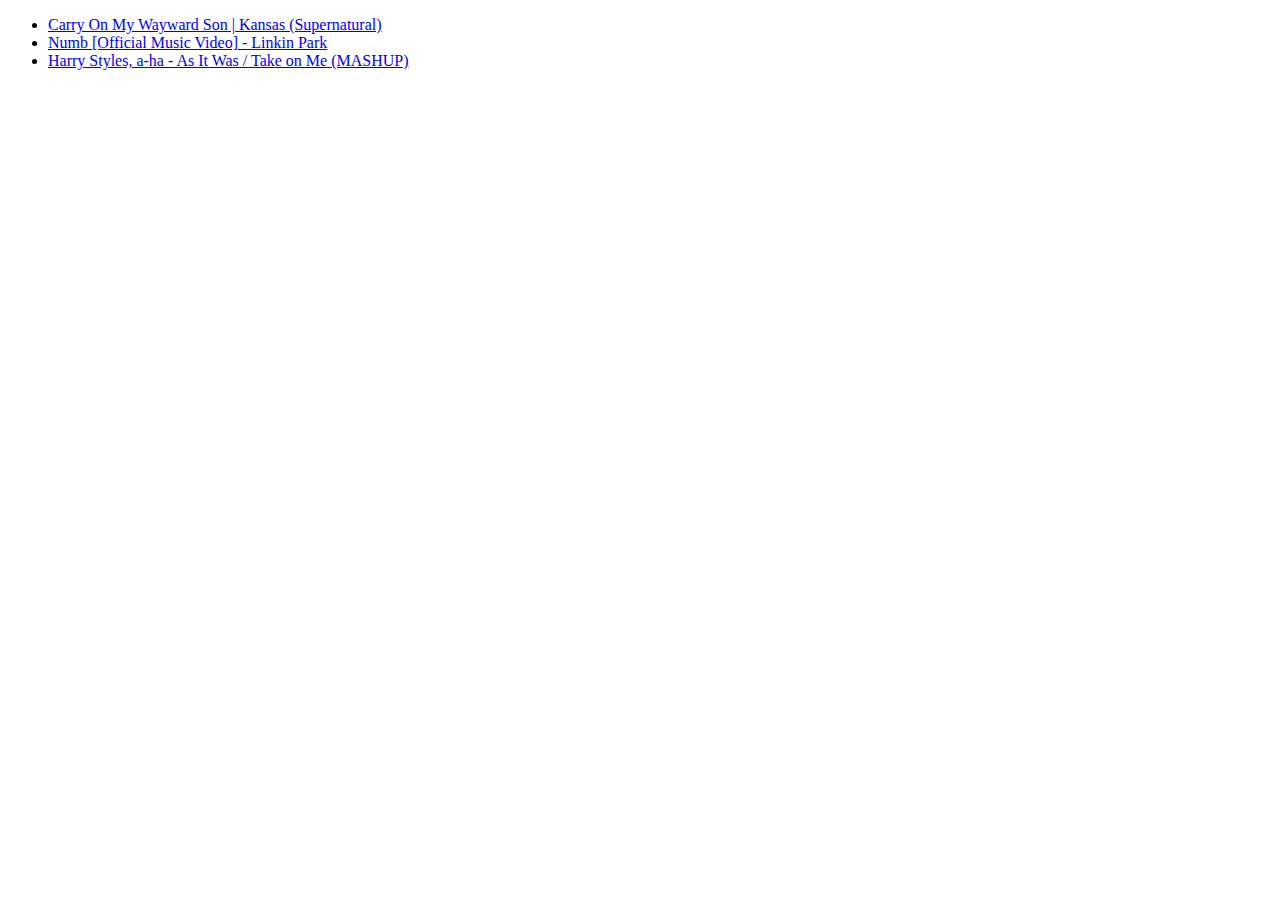
<file: Ejercicio/index.html>
<!DOCTYPE html>
<html lang="en">
    <head>
        <meta charset="UTF-8" />
        <meta http-equiv="X-UA-Compatible" content="IE=edge" />
        <meta name="viewport" content="width=device-width, initial-scale=1.0" />
        <title>Ejercicio de Introducción a HTML en OpenBootcamp</title>
    </head>
    <body>
        <!-- Este es mi primer comentario de dos líneas -->
        <!-- Aprendiendo a documentar mi código con OpenBootcamp -->

        <div>
            <ul>
                <li>
                    <a
                        href="https://www.youtube.com/watch?v=f3qZLkmm0g4&list=FL0lzeOWWzyYQcBmEF9qzLng&index=2"
                        >Carry On My Wayward Son | Kansas (Supernatural)</a
                    >
                </li>
                <li>
                    <a
                        href="https://www.youtube.com/watch?v=kXYiU_JCYtU&list=FL0lzeOWWzyYQcBmEF9qzLng&index=4"
                        >Numb [Official Music Video] - Linkin Park</a
                    >
                </li>
                <li>
                    <a
                        href="https://www.youtube.com/watch?v=GAxWl6gviBQ&list=FL0lzeOWWzyYQcBmEF9qzLng&index=4"
                        >Harry Styles, a-ha - As It Was / Take on Me (MASHUP)</a
                    >
                </li>
            </ul>
        </div>
    </body>
</html>
</file>
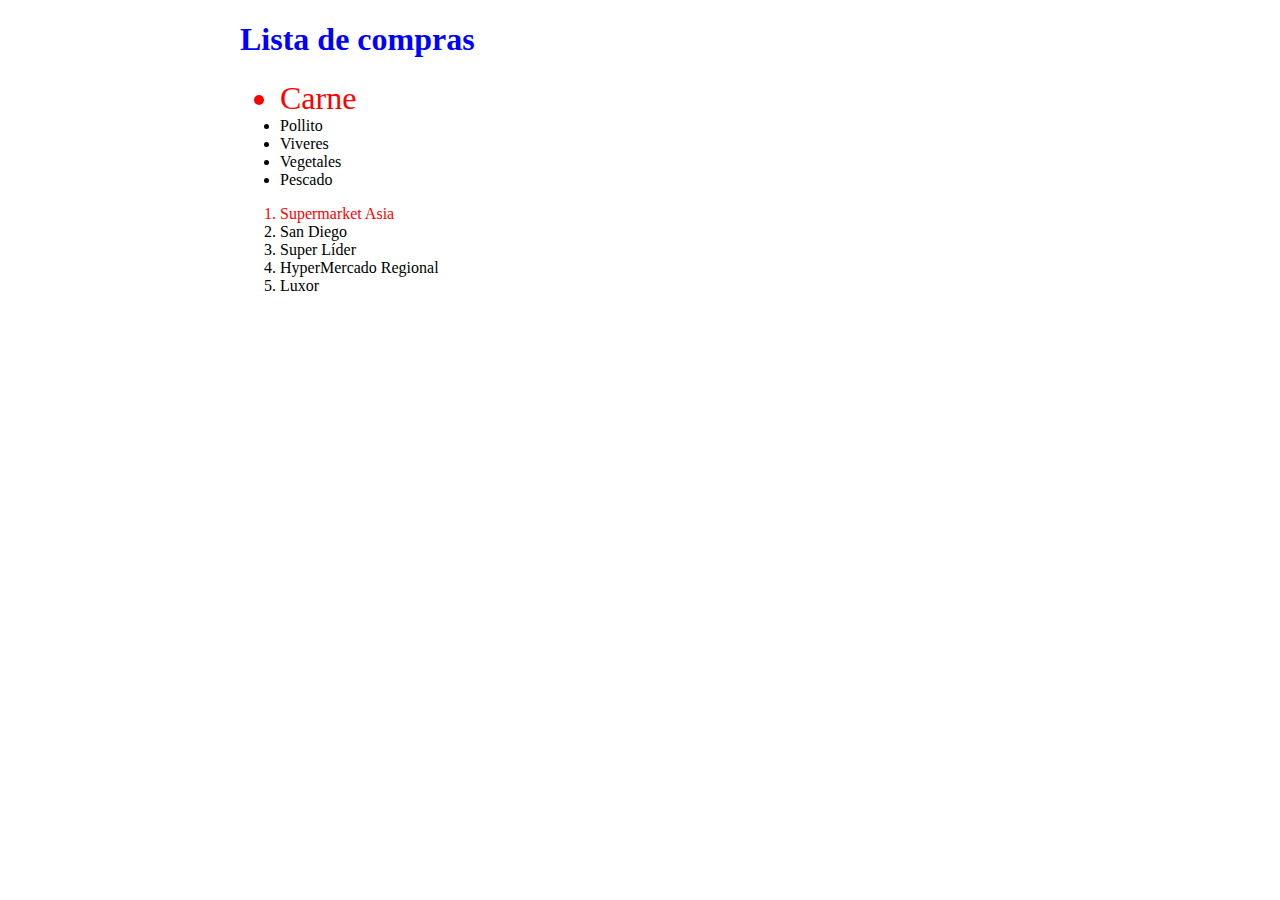
<file: Ejercicio04/index.html>
<!DOCTYPE html>
<html lang="en">
    <head>
        <meta charset="UTF-8" />
        <meta http-equiv="X-UA-Compatible" content="IE=edge" />
        <meta name="viewport" content="width=device-width, initial-scale=1.0" />
        <title>Ganando precisión con los selectores en CSS</title>
        <link rel="stylesheet" href="styles.css" />
    </head>
    <body>
        <div class="contenedor">
            <h1 id="titulo" class="encabezado">Lista de compras</h1>
            <ul>
                <li id="elemento_1">Carne</li>
                <li id="elemento_2">Pollito</li>
                <li id="elemento_3">Viveres</li>
                <li id="elemento_4">Vegetales</li>
                <li id="elemento_5">Pescado</li>
            </ul>

            <ol>
                <li id="elemento_1">Supermarket Asia</li>
                <li id="elemento_2">San Diego</li>
                <li id="elemento_3">Super Líder</li>
                <li id="elemento_4">HyperMercado Regional</li>
                <li id="elemento_5">Luxor</li>
            </ol>
        </div>
    </body5
</html>
</file>
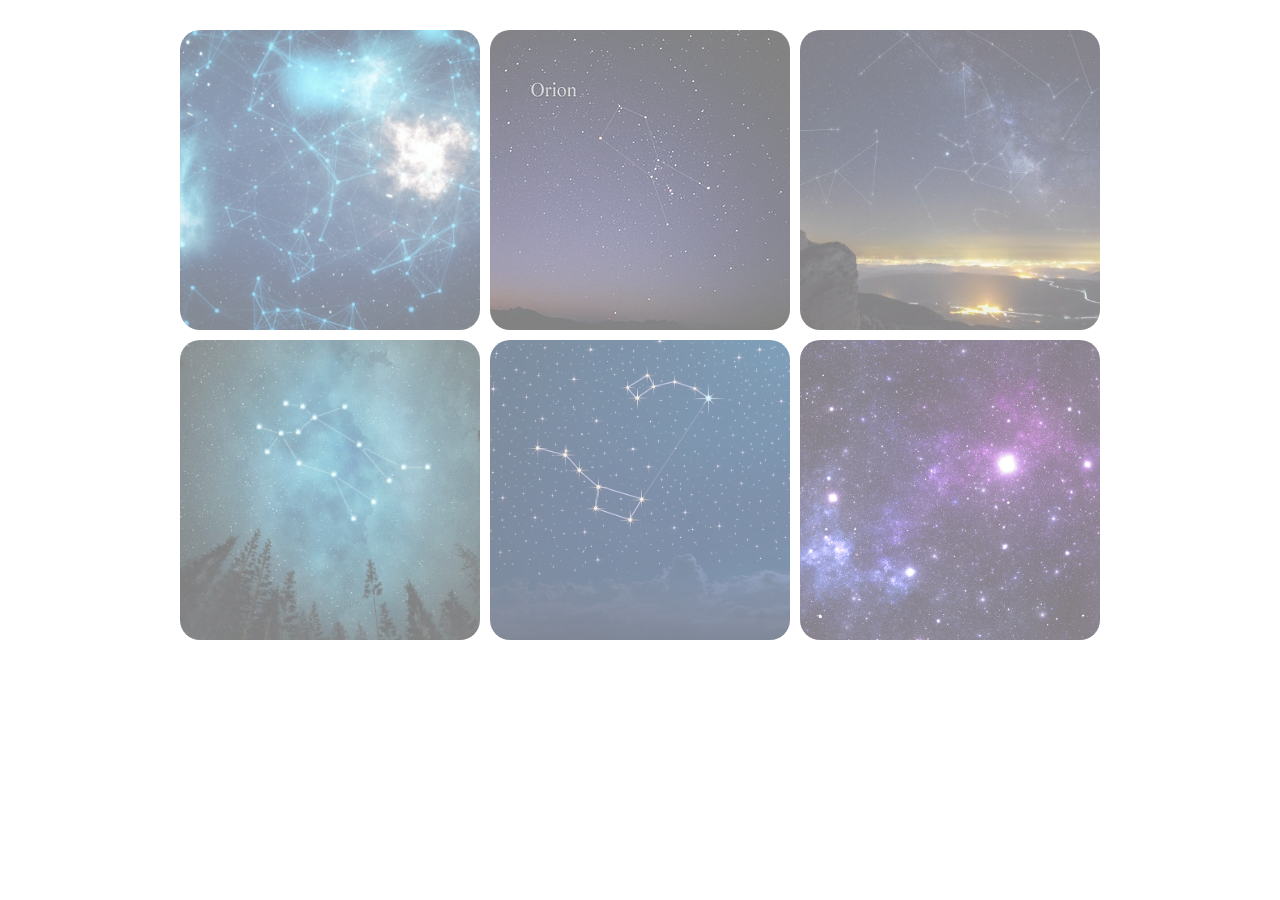
<file: Ejercicio05/index.html>
<!DOCTYPE html>
<html lang="en">
    <head>
        <meta charset="UTF-8" />
        <meta http-equiv="X-UA-Compatible" content="IE=edge" />
        <meta name="viewport" content="width=device-width, initial-scale=1.0" />
        <title>Disposición de elementos en CSS</title>
        <link rel="stylesheet" href="styles.css" />
    </head>
    <body>
        <div class="galeria">
            <img
                src="img/21constelaciones_0.jpg"
                alt="constelaciones estelares"
            />
            <img src="img/300px-OrionCC.jpg" alt="constelaciones estelares" />
            <img
                src="img/A5IDSCVYOVCJ7EIAEDXQQ3ENQ4.jpg"
                alt="constelaciones estelares"
            />
            <img
                src="img/constelacion-e1656098834291.jpg"
                alt="constelaciones estelares"
            />
            <img
                src="img/constelaciones-osa-menor.jpg"
                alt="constelaciones estelares"
            />
            <img
                src="img/Constelaciones-que-solo-puedes-ver-desde-un-hemisferio-01.jpg"
                alt="constelaciones estelares"
            />
        </div>
    </body>
</html>
</file>
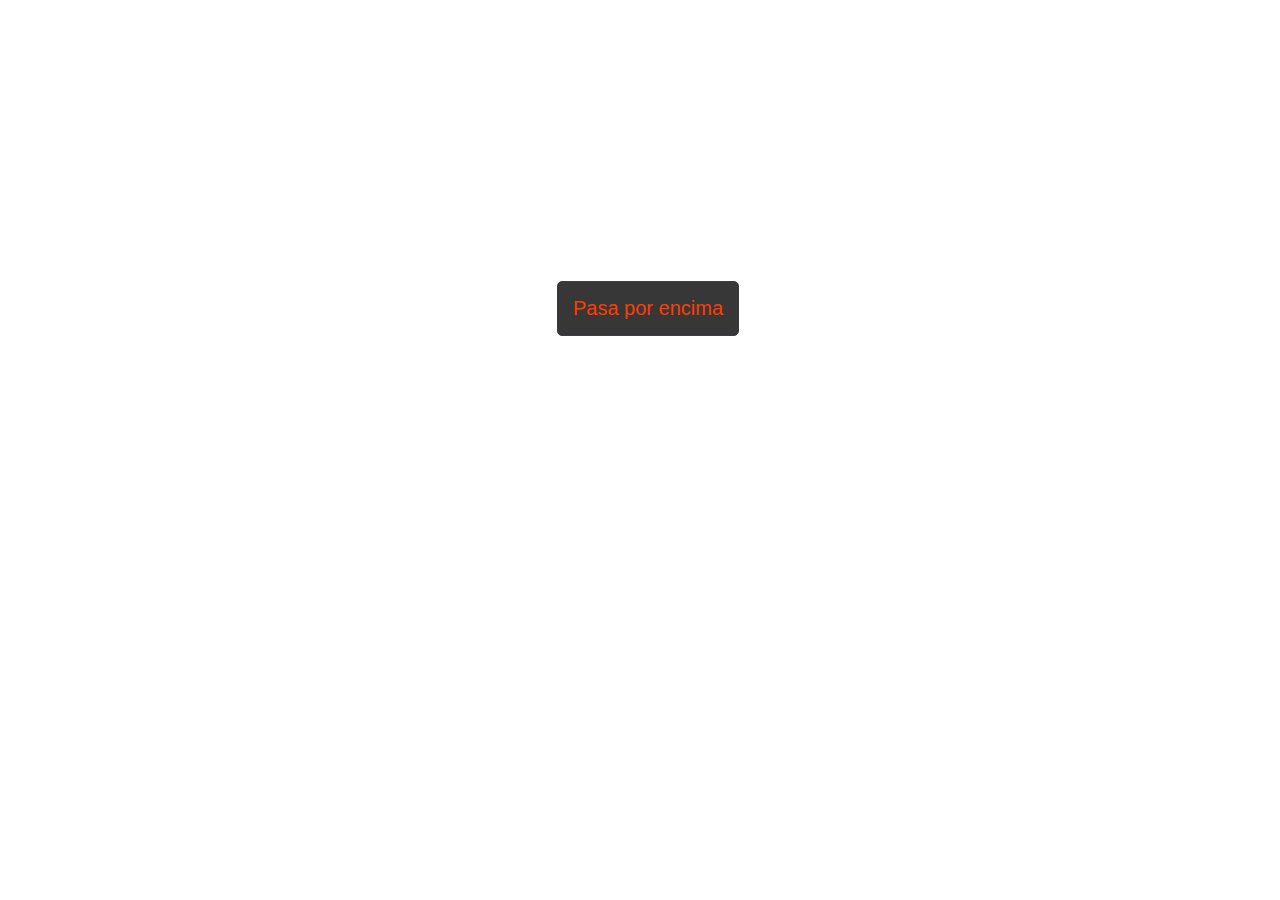
<file: Ejercicio06/index.html>
<!DOCTYPE html>
<html lang="en">
    <head>
        <meta charset="UTF-8" />
        <meta http-equiv="X-UA-Compatible" content="IE=edge" />
        <meta name="viewport" content="width=device-width, initial-scale=1.0" />
        <title>Selectores, pseudo-clases y pseudo-elementos en CSS</title>
        <link rel="stylesheet" href="style.css" />
    </head>
    <body>
        <div>
            <button class="btn"></button>
        </div>
    </body>
</html>
</file>
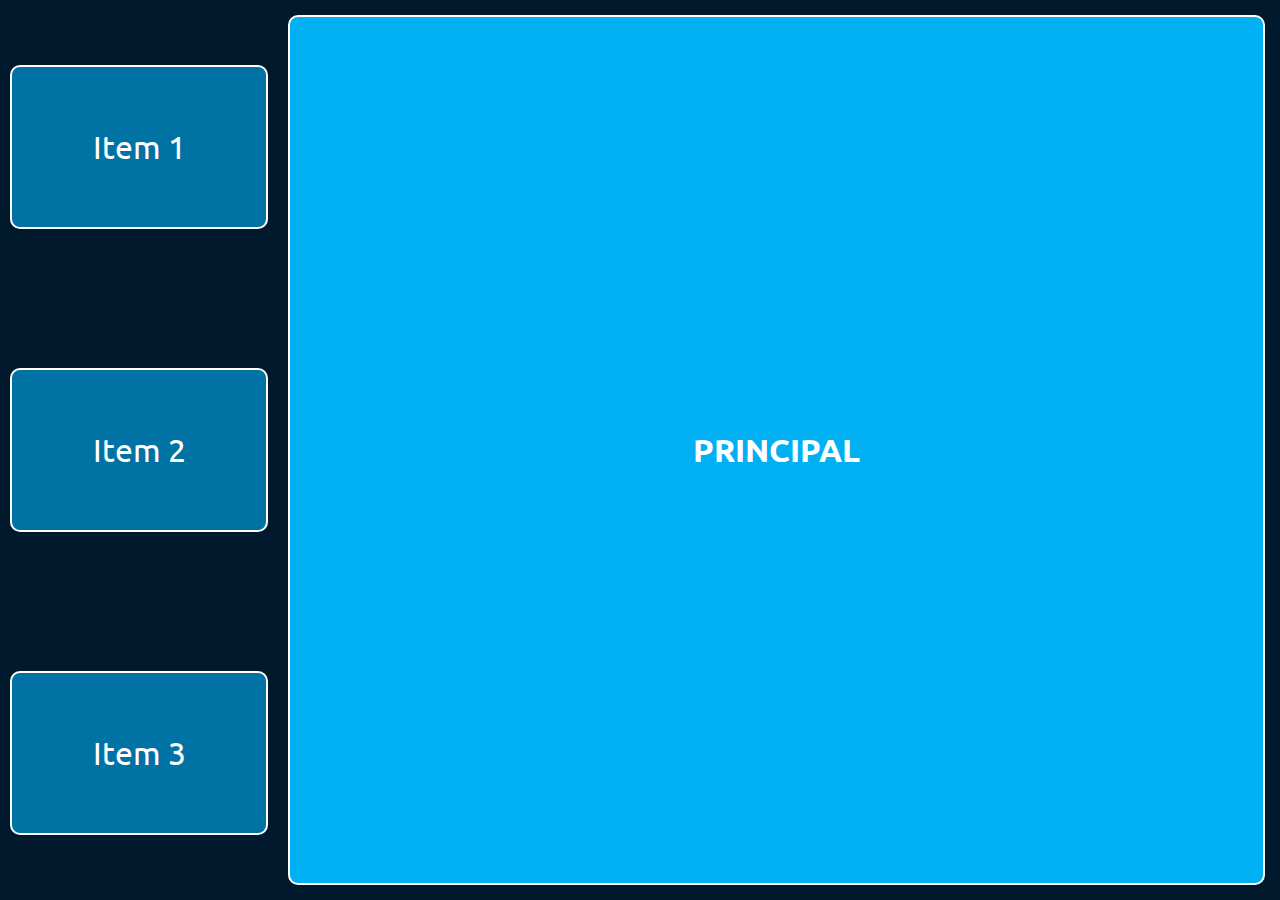
<file: Ejercicio10/index.html>
<!DOCTYPE html>
<html lang="en">
    <head>
        <meta charset="UTF-8" />
        <meta http-equiv="X-UA-Compatible" content="IE=edge" />
        <meta name="viewport" content="width=device-width, initial-scale=1.0" />
        <title>Diseño Responsive con CSS</title>
        <link rel="stylesheet" href="style.css" />
    </head>
    <body>
        <div class="contenedor">
            <div class="lateral">
                <div class="item">Item 1</div>
                <div class="item">Item 2</div>
                <div class="item">Item 3</div>
            </div>
            <div class="principal">Principal</div>
        </div>
    </body>
</html>
</file>
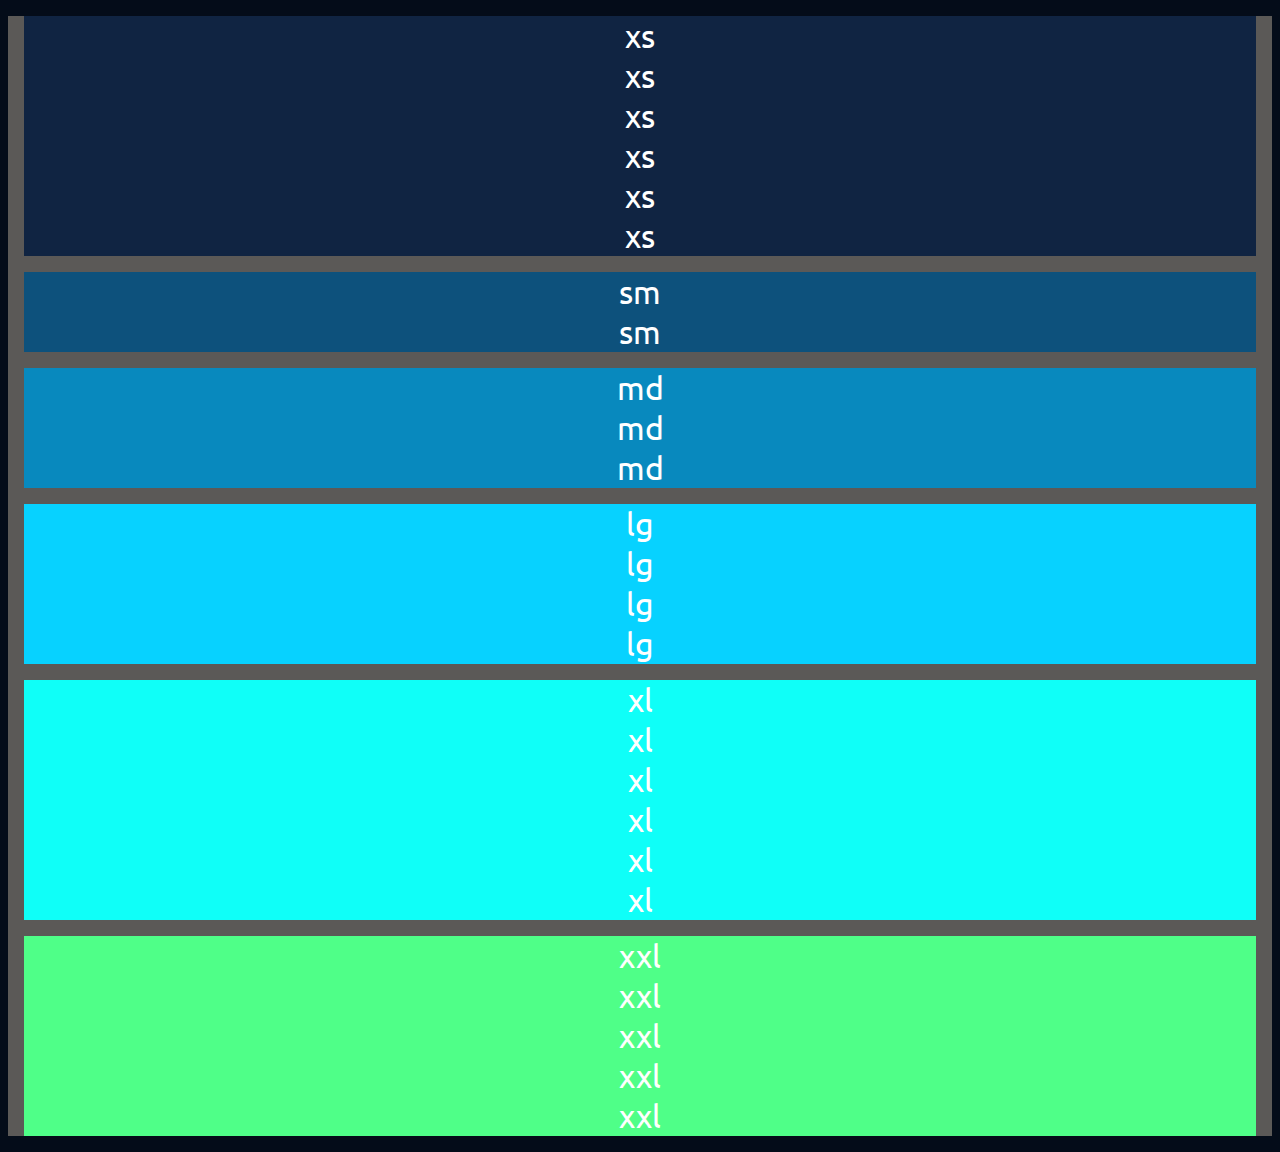
<file: Ejercicio11/index.html>
<!DOCTYPE html>
<html lang="en">
    <head>
        <meta charset="UTF-8" />
        <meta http-equiv="X-UA-Compatible" content="IE=edge" />
        <meta name="viewport" content="width=device-width, initial-scale=1.0" />
        <title>Sistema grid de Bootstrap</title>
        <link rel="stylesheet" href="style.css" />
        <link
            href="https://cdn.jsdelivr.net/npm/bootstrap@5.2.2/dist/css/bootstrap.min.css"
            rel="stylesheet"
            integrity="sha384-Zenh87qX5JnK2Jl0vWa8Ck2rdkQ2Bzep5IDxbcnCeuOxjzrPF/et3URy9Bv1WTRi"
            crossorigin="anonymous"
        />
    </head>
    <body>
        <div class="container">
            <div class="row">
                <div class="col">xs</div>
                <div class="col">xs</div>
                <div class="col">xs</div>
                <div class="col">xs</div>
                <div class="col">xs</div>
                <div class="col">xs</div>
            </div>

            <div class="row">
                <div class="col-sm">sm</div>
                <div class="col-sm">sm</div>
            </div>

            <div class="row">
                <div class="col-md">md</div>
                <div class="col-md">md</div>
                <div class="col-md">md</div>
            </div>

            <div class="row">
                <div class="col-lg">lg</div>
                <div class="col-lg">lg</div>
                <div class="col-lg">lg</div>
                <div class="col-lg">lg</div>
            </div>

            <div class="row">
                <div class="col-xl">xl</div>
                <div class="col-xl">xl</div>
                <div class="col-xl">xl</div>
                <div class="col-xl">xl</div>
                <div class="col-xl">xl</div>
                <div class="col-xl">xl</div>
            </div>

            <div class="row">
                <div class="col-xxl">xxl</div>
                <div class="col-xxl">xxl</div>
                <div class="col-xxl">xxl</div>
                <div class="col-xxl">xxl</div>
                <div class="col-xxl">xxl</div>
            </div>
        </div>
    </body>
    <script
        src="https://cdn.jsdelivr.net/npm/bootstrap@5.2.2/dist/js/bootstrap.bundle.min.js"
        integrity="sha384-OERcA2EqjJCMA+/3y+gxIOqMEjwtxJY7qPCqsdltbNJuaOe923+mo//f6V8Qbsw3"
        crossorigin="anonymous"
    ></script>
</html>
</file>
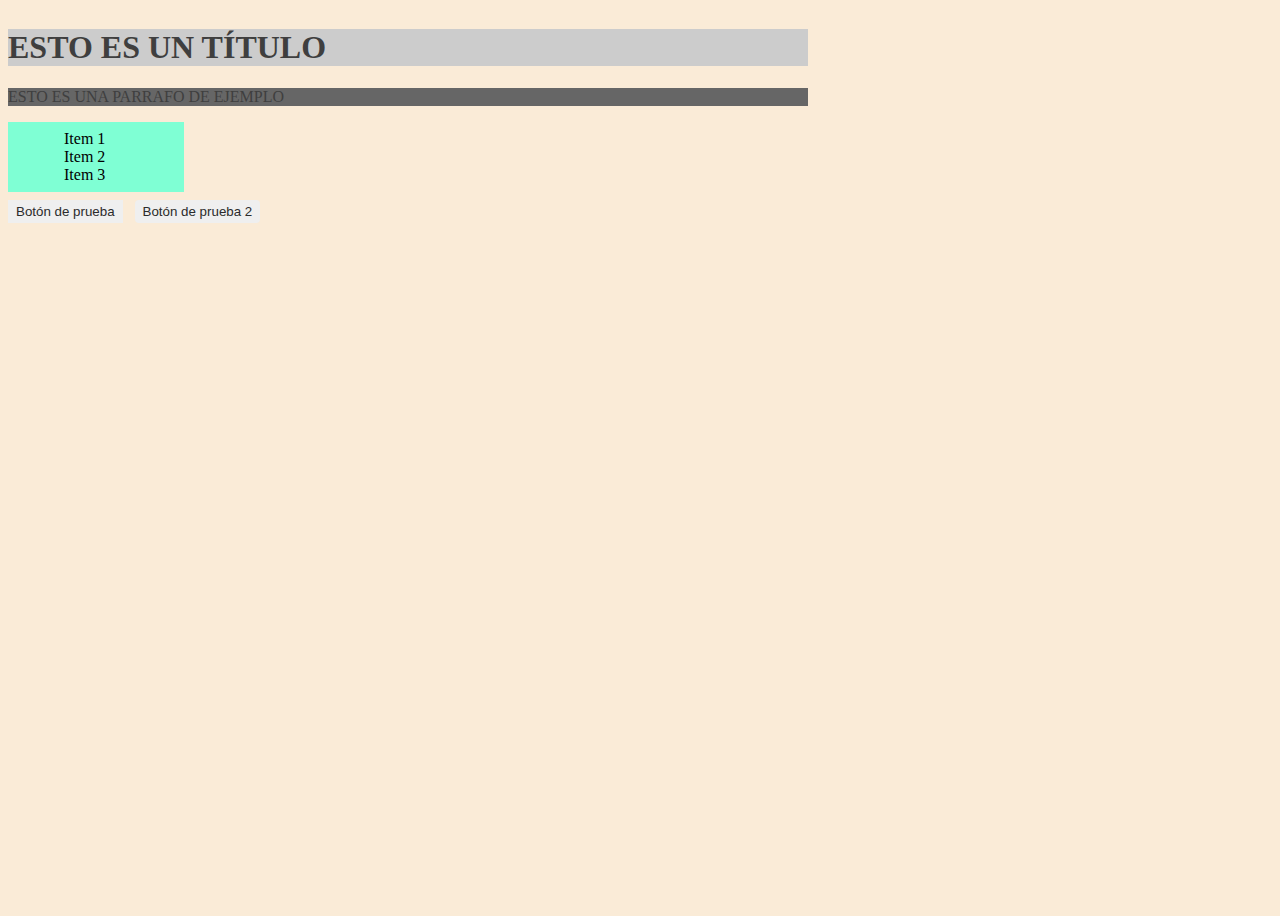
<file: Sesion 13/index.html>
<!DOCTYPE html>
<html lang="en">
    <head>
        <meta charset="UTF-8" />
        <meta http-equiv="X-UA-Compatible" content="IE=edge" />
        <meta name="viewport" content="width=device-width, initial-scale=1.0" />
        <title>Introducción a SASS</title>
        <link rel="stylesheet" href="style.css" />
    </head>
    <body>
        <div class="container">
            <h1>Esto es un Título</h1>
            <p>Esto es una parrafo de ejemplo</p>
            <div class="listado">
                <ul>
                    <li>Item 1</li>
                    <li>Item 2</li>
                    <li>Item 3</li>
                </ul>
            </div>
            <button class="btn">Botón de prueba</button>
            <button class="btn-2">Botón de prueba 2</button>
        </div>
    </body>
</html>
</file>
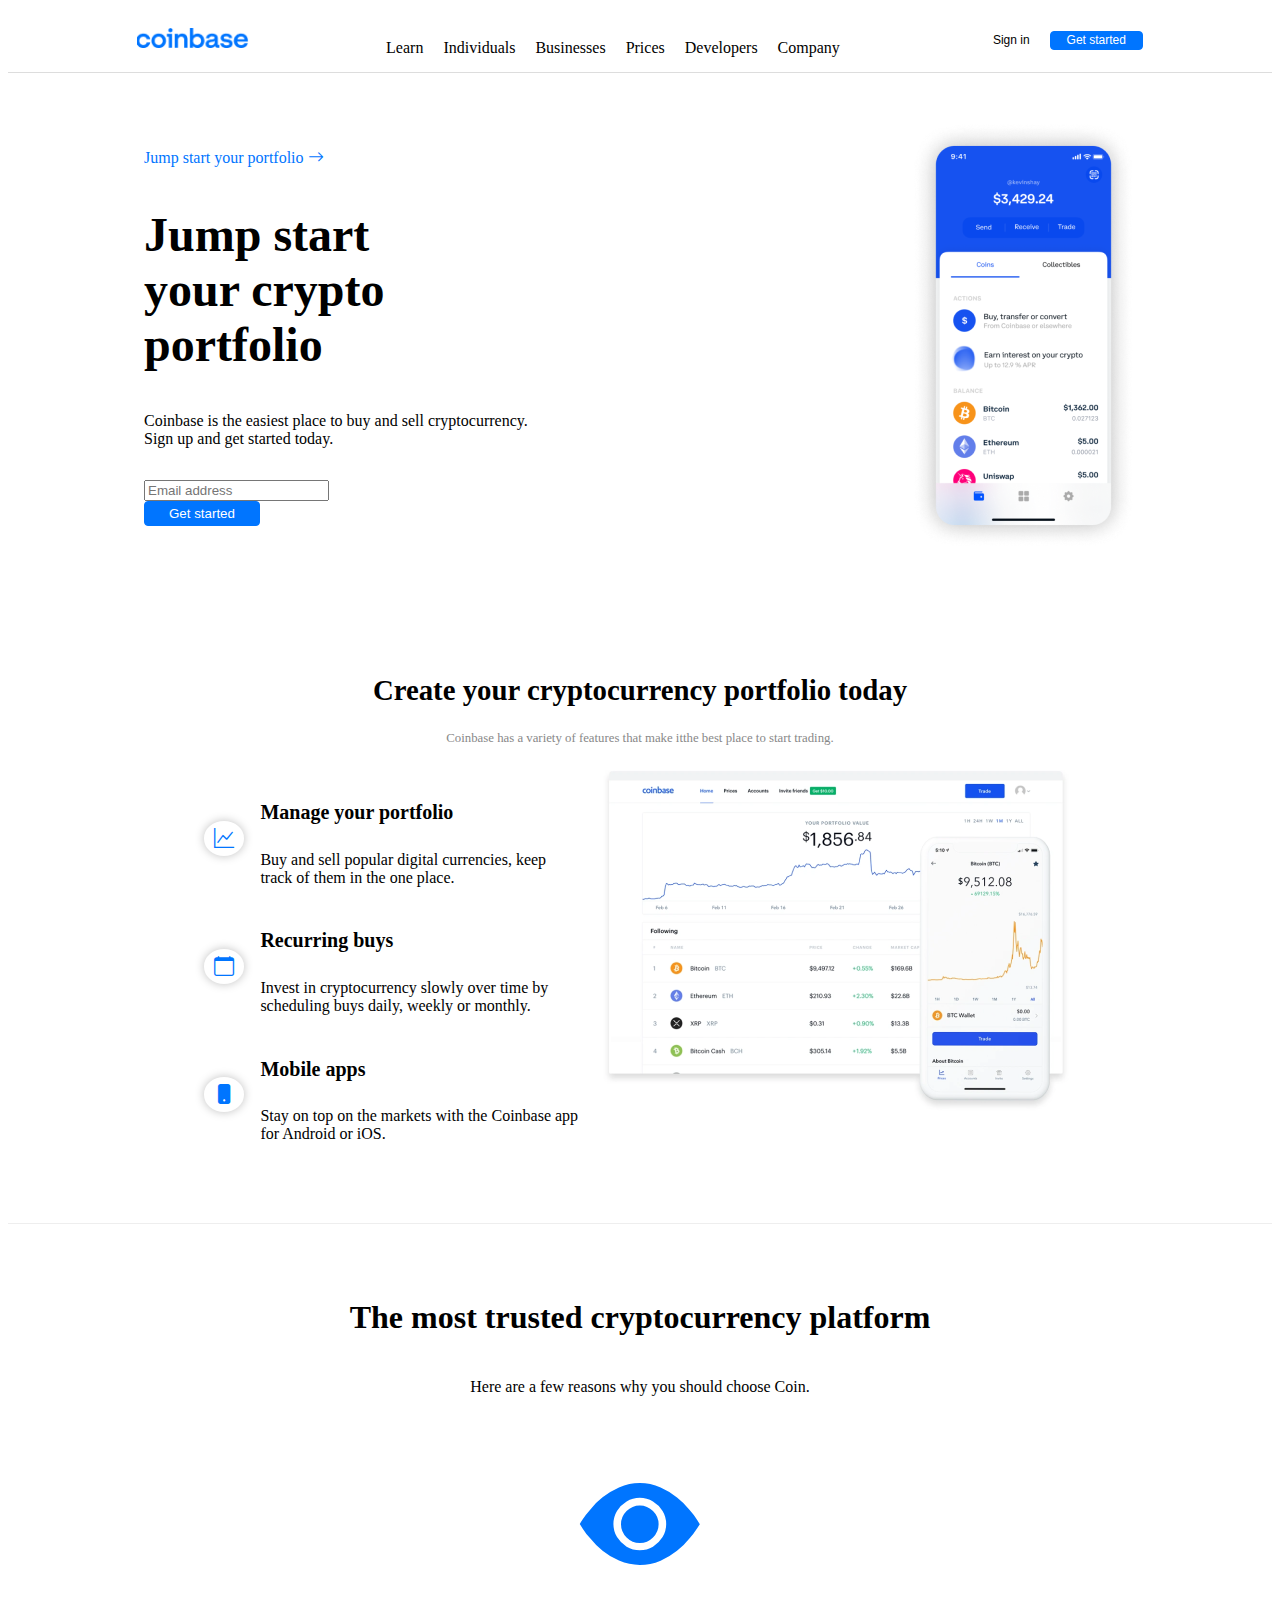
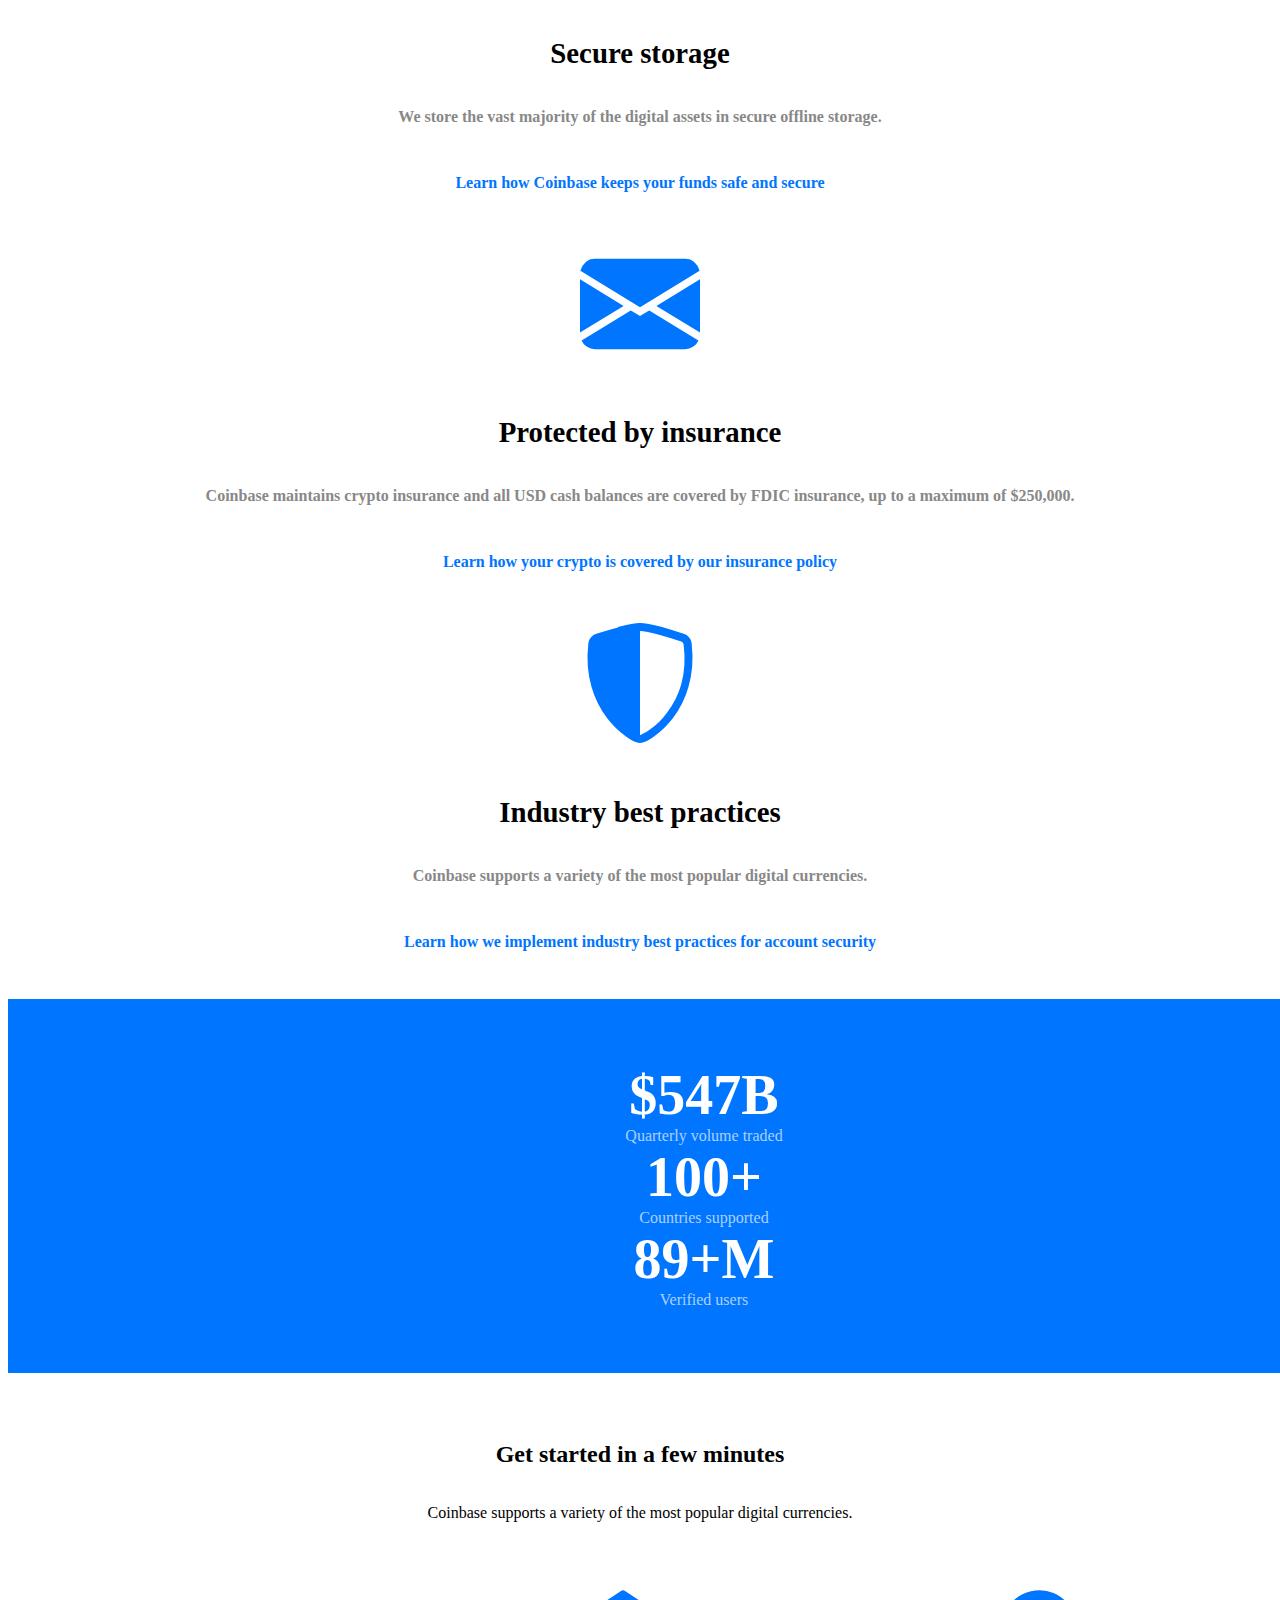
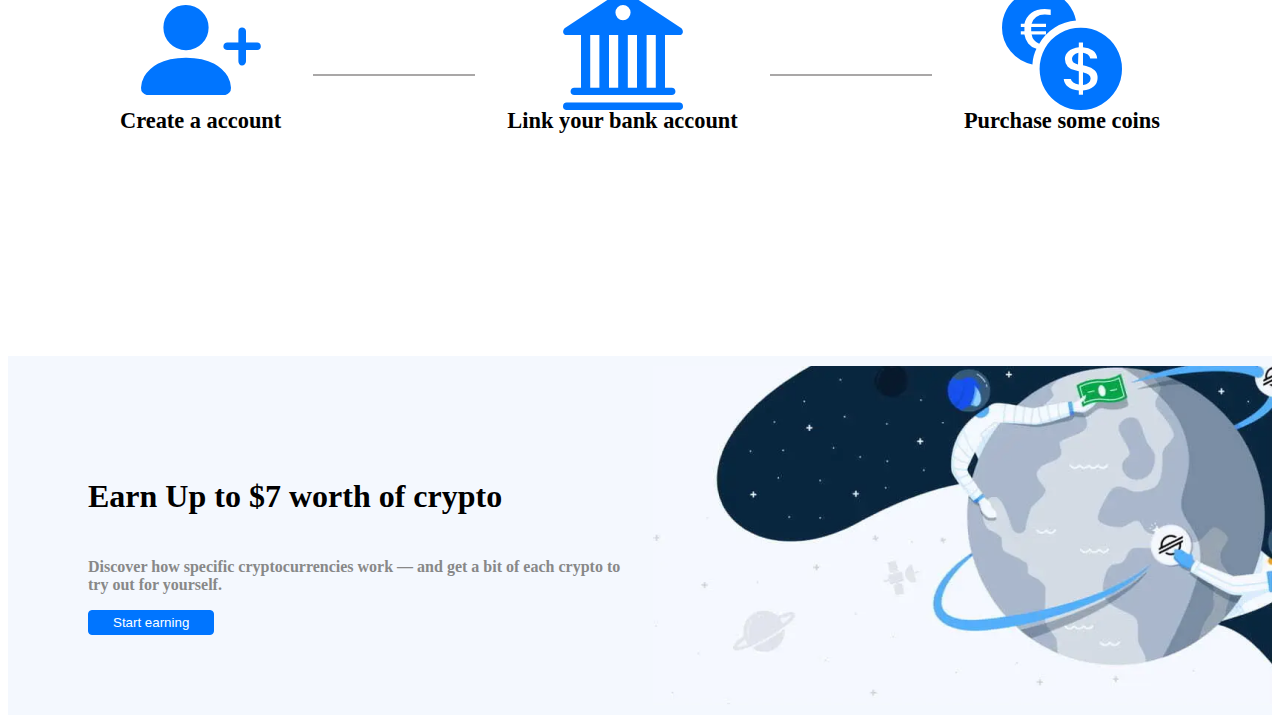
<file: Proyecto Final/html/index.html>
<!DOCTYPE html>
<html lang="en">
    <head>
        <meta charset="UTF-8" />
        <meta http-equiv="X-UA-Compatible" content="IE=edge" />
        <meta name="viewport" content="width=device-width, initial-scale=1.0" />
        <title>Proyecto Final</title>
        <link
            href="https://cdn.jsdelivr.net/npm/bootstrap@5.2.2/dist/css/bootstrap.min.css"
            rel="stylesheet"
            integrity="sha384-Zenh87qX5JnK2Jl0vWa8Ck2rdkQ2Bzep5IDxbcnCeuOxjzrPF/et3URy9Bv1WTRi"
            crossorigin="anonymous"
        />
        <link
            rel="stylesheet"
            href="https://cdn.jsdelivr.net/npm/bootstrap-icons@1.9.1/font/bootstrap-icons.css"
        />
        <link rel="stylesheet" href="../css/styles.css" />
    </head>
    <body>
        <nav class="nav">
            <div class="logo">
                <a href="#">
                    <img src="../assets/img/logo.png" alt="Logo" srcset="" />
                </a>
            </div>
            <div class="menu d-none d-md-block">
                <ul class="main-menu">
                    <li><a href="#">Learn</a></li>
                    <li><a href="#">Individuals</a></li>
                    <li><a href="#">Businesses</a></li>
                    <li><a href="#">Prices</a></li>
                    <li><a href="#">Developers</a></li>
                    <li><a href="#">Company</a></li>
                </ul>
            </div>
            <div class="get-started">
                <button class="btn-sec-s">Sign in</button>
                <button class="btn-main-s">Get started</button>
            </div>
        </nav>
        <section class="sec-home">
            <div class="home-cta">
                <div class="cta-text">
                    <span>Jump start your portfolio</span>
                    <i class="bi bi-arrow-right"></i>
                </div>
                <h2 class="home-title h2">Jump start your crypto portfolio</h2>
                <p class="home-description">
                    Coinbase is the easiest place to buy and sell
                    cryptocurrency. Sign up and get started today.
                </p>

                <div class="lead-magnet row align-items-center">
                    <div class="col input-col">
                        <input
                            type="text"
                            class="form-control input-text"
                            placeholder="Email address"
                        />
                    </div>
                    <div class="col">
                        <button class="btn-main">Get started</button>
                    </div>
                    <!-- <button class="btn-sec">Sign in</button> -->
                </div>
            </div>
            <div class="home-img d-none d-md-block">
                <img src="../assets/img/wallet.png" alt="Wallet" srcset="" />
            </div>
        </section>
        <section class="sec-features">
            <div class="intro">
                <h2>Create your cryptocurrency portfolio today</h2>
                <p>
                    Coinbase has a variety of features that make itthe best
                    place to start trading.
                </p>
            </div>
            <div class="features row">
                <div class="text col-md">
                    <div class="feature">
                        <span class="icon-sm">
                            <i class="bi bi-graph-up"></i>
                        </span>
                        <div class="description">
                            <h4 class="description-title">
                                Manage your portfolio
                            </h4>
                            <p class="description-text">
                                Buy and sell popular digital currencies, keep
                                track of them in the one place.
                            </p>
                        </div>
                    </div>

                    <div class="feature">
                        <span class="icon-sm">
                            <i class="bi bi-calendar"></i>
                        </span>
                        <div class="description">
                            <h4 class="description-title">Recurring buys</h4>
                            <p class="description-text">
                                Invest in cryptocurrency slowly over time by
                                scheduling buys daily, weekly or monthly.
                            </p>
                        </div>
                    </div>

                    <div class="feature">
                        <span class="icon-sm">
                            <i class="bi bi-phone-fill"></i>
                        </span>
                        <div class="description">
                            <h4 class="description-title">Mobile apps</h4>
                            <p class="description-text">
                                Stay on top on the markets with the Coinbase app
                                for Android or iOS.
                            </p>
                        </div>
                    </div>
                </div>
                <div class="img col-md">
                    <img
                        class="img-fluid"
                        src="../assets/img/chart.png"
                        alt="Chart"
                    />
                </div>
            </div>
        </section>
        <section class="sec-profits">
            <div class="intro">
                <h2>The most trusted cryptocurrency platform</h2>
                <p>Here are a few reasons why you should choose Coin.</p>
            </div>
            <div class="profit-cards row">
                <div class="profit col-md">
                    <i class="bi bi-eye-fill"></i>
                    <div class="description">
                        <h4 class="title">Secure storage</h4>
                        <p class="text">
                            We store the vast majority of the digital assets in
                            secure offline storage.
                        </p>
                    </div>
                    <p class="cta">
                        Learn how Coinbase keeps your funds safe and secure
                    </p>
                </div>
                <div class="profit col-md">
                    <i class="bi bi-envelope-fill"></i>
                    <div class="description">
                        <h4 class="title">Protected by insurance</h4>
                        <p class="text">
                            Coinbase maintains crypto insurance and all USD cash
                            balances are covered by FDIC insurance, up to a
                            maximum of $250,000.
                        </p>
                    </div>
                    <p class="cta">
                        Learn how your crypto is covered by our insurance policy
                    </p>
                </div>
                <div class="profit col-md">
                    <i class="bi bi-shield-shaded"></i>
                    <div class="description">
                        <h4 class="title">Industry best practices</h4>
                        <p class="text">
                            Coinbase supports a variety of the most popular
                            digital currencies.
                        </p>
                    </div>
                    <p class="cta">
                        Learn how we implement industry best practices for
                        account security
                    </p>
                </div>
            </div>
        </section>
        <section class="sec-kpis row">
            <div class="kpi col-md">
                <span class="number">$547B</span>
                <span class="description">Quarterly volume traded</span>
            </div>
            <div class="kpi col-md">
                <span class="number">100+</span>
                <span class="description">Countries supported</span>
            </div>
            <div class="kpi col-md">
                <span class="number">89+M</span>
                <span class="description">Verified users</span>
            </div>
        </section>
        <section class="sec-onboarding">
            <div class="intro">
                <h2>Get started in a few minutes</h2>
                <p>
                    Coinbase supports a variety of the most popular digital
                    currencies.
                </p>
            </div>
            <div class="steps">
                <div class="icon-desc">
                    <i class="bi bi-person-plus-fill"></i>
                    <h4 class="title">Create a account</h4>
                </div>
                <div class="step-separartor"></div>
                <div class="icon-desc">
                    <i class="bi bi-bank2"></i>
                    <h4 class="title">Link your bank account</h4>
                </div>
                <div class="step-separartor"></div>
                <div class="icon-desc">
                    <i class="bi bi-currency-exchange"></i>
                    <h4 class="title">Purchase some coins</h4>
                </div>
            </div>
        </section>
        <section class="sec-footer-cta">
            <div class="footer-cta">
                <h4 class="footer-title">Earn Up to $7 worth of crypto</h4>
                <p class="footer-description">
                    Discover how specific cryptocurrencies work — and get a bit
                    of each crypto to try out for yourself.
                </p>
                <div class="lead-magnet">
                    <div class="col">
                        <button class="btn-main">Start earning</button>
                    </div>
                </div>
            </div>
        </section>

        <script
            src="https://cdn.jsdelivr.net/npm/bootstrap@5.2.2/dist/js/bootstrap.bundle.min.js"
            integrity="sha384-OERcA2EqjJCMA+/3y+gxIOqMEjwtxJY7qPCqsdltbNJuaOe923+mo//f6V8Qbsw3"
            crossorigin="anonymous"
        ></script>
    </body>
</html>
</file>
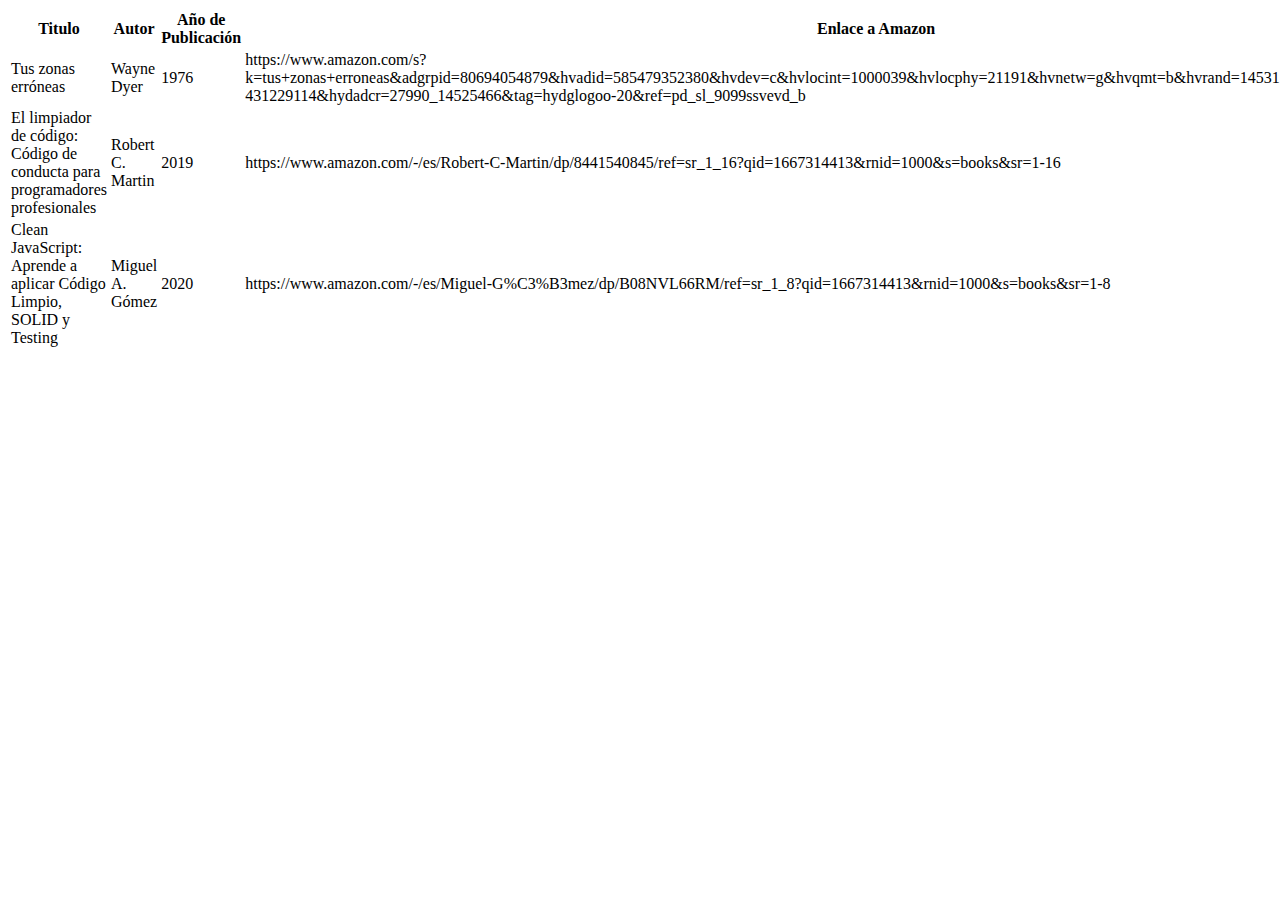
<file: Ejercicio02-2/Ejercicio2-2.html>
<!DOCTYPE html>
<html lang="en">
    <head>
        <meta charset="UTF-8" />
        <meta http-equiv="X-UA-Compatible" content="IE=edge" />
        <meta name="viewport" content="width=device-width, initial-scale=1.0" />
        <title>Ejercicio 02/2 - Tablas en HTML</title>
    </head>
    <body>
        <table>
            <tr>
                <th>Titulo</th>
                <th>Autor</th>
                <th>Año de Publicación</th>
                <th>Enlace a Amazon</th>
            </tr>
            <tr>
                <td>Tus zonas erróneas</td>
                <td>Wayne Dyer</td>
                <td>1976</td>
                <td>
                    https://www.amazon.com/s?k=tus+zonas+erroneas&adgrpid=80694054879&hvadid=585479352380&hvdev=c&hvlocint=1000039&hvlocphy=21191&hvnetw=g&hvqmt=b&hvrand=14531374496581929707&hvtargid=kwd-431229114&hydadcr=27990_14525466&tag=hydglogoo-20&ref=pd_sl_9099ssvevd_b
                </td>
            </tr>
            <tr>
                <td>
                    El limpiador de código: Código de conducta para
                    programadores profesionales
                </td>
                <td>Robert C. Martin</td>
                <td>2019</td>
                <td>
                    https://www.amazon.com/-/es/Robert-C-Martin/dp/8441540845/ref=sr_1_16?qid=1667314413&rnid=1000&s=books&sr=1-16
                </td>
            </tr>
            <tr>
                <td>
                    Clean JavaScript: Aprende a aplicar Código Limpio, SOLID y
                    Testing
                </td>
                <td>Miguel A. Gómez</td>
                <td>2020</td>
                <td>
                    https://www.amazon.com/-/es/Miguel-G%C3%B3mez/dp/B08NVL66RM/ref=sr_1_8?qid=1667314413&rnid=1000&s=books&sr=1-8
                </td>
            </tr>
        </table>
    </body>
</html>
</file>
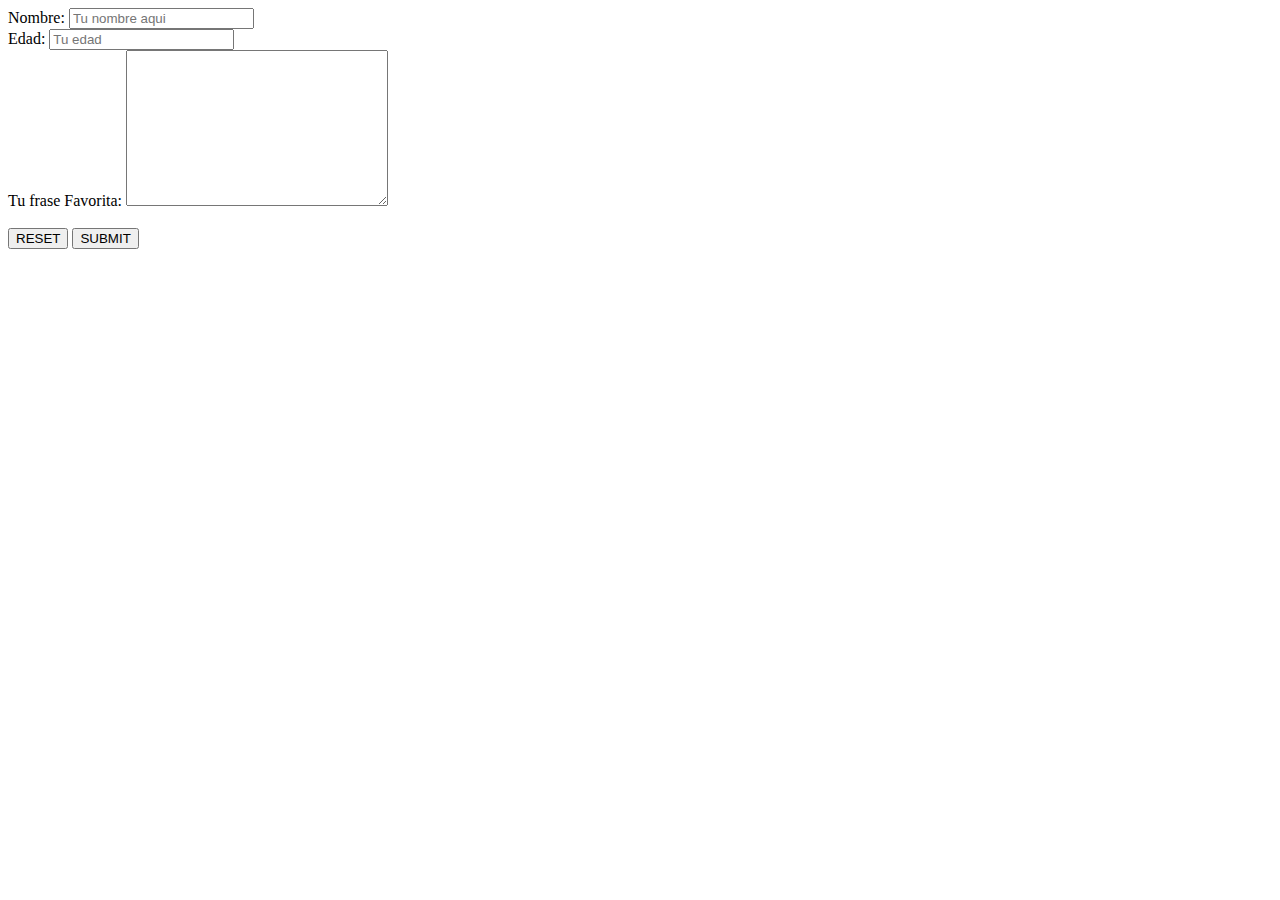
<file: Ejercicio02/Ejercicio02.html>
<!DOCTYPE html>
<html lang="en">
    <head>
        <meta charset="UTF-8" />
        <meta http-equiv="X-UA-Compatible" content="IE=edge" />
        <meta name="viewport" content="width=device-width, initial-scale=1.0" />
        <title>Ejercicio 02 - Formularios en HTML</title>
    </head>
    <body>
        <form action="/">
            <div>
                <label for="nombre">Nombre:</label>
                <input
                    type="text"
                    id="nombre"
                    name="nombre"
                    placeholder="Tu nombre aqui"
                />
                <br />

                <label for="edad">Edad:</label>
                <input
                    type="number"
                    id="edad"
                    name="edad"
                    placeholder="Tu edad"
                />
                <br />

                <label for="frase_favorita">Tu frase Favorita:</label>
                <textarea
                    name="frase_favorita"
                    id="frase_favorita"
                    cols="30"
                    rows="10"
                ></textarea>
            </div>
            <br />
            <button type="reset">RESET</button>
            <button type="submit">SUBMIT</button>
        </form>
    </body>
</html>
</file>
<file: Ejercicio04/styles.css>
.contenedor {
    width: 800px;
    margin: 0 auto;
}

#titulo {
    color: blue;
}

#elemento_1 {
    color: red;
}

ul li#elemento_1 {
    font-size: 2rem;
}
</file>
<file: Ejercicio05/styles.css>
*{
    padding: 0;
    margin: 0;
}
.galeria {
    padding: 30px;
    margin: 0 auto;
    width: 90vw;
    display: flex;
    position: relative;
    justify-content: center;
    align-items: center;
    gap: 10px;
    flex-wrap: wrap;
}

img {
    position: relative;
    width: 300px;
    height: 300px;
    object-fit: cover;
    border-radius: 20px;
    opacity: 0.5;
    transition: .5s ease-in-out;
}
img:hover {
    border-radius: 5px;
    opacity: 1;
    transform: scale(1.2);
    z-index: 1;
}
</file>
<file: Ejercicio06/style.css>
div {
    width: 100vw;
    height: 600px;
    display: flex;
    justify-content: center;
    align-items: center;
}

.btn {
    border-radius: 05px;
    font-size: 20px;
    padding: 15px;
    background-color: rgb(55, 55, 56);
    color: rgb(255, 60, 0);
    border: 1px solid rgb(58, 61, 68);
}

.btn:hover {
    background-color: rgb(1, 69, 1);
    color: white;
}

.btn::before {
    content: "Pasa por encima"
}

.btn:hover::before {
    content: "¡Hecho!"
}
</file>
<file: Ejercicio10/style.css>
@import url('https://fonts.googleapis.com/css2?family=Ubuntu:wght@400;700&display=swap');

body {
    padding: 0;
    margin: 0;
    font-size: x-small;
    font-family: Ubuntu, sans-serif;
}

.contenedor {
    padding: 0;
    margin: 0;
    display: flex;
    background-color: #00192c;
    gap: 10px;
    height: 100vh;
    min-width: 100vw;
    font-size: 2rem;
}

.principal {
    display: flex;
    justify-content: center;
    align-items: center;
    background-color: #00b0f2;
    color: white;
    text-transform: uppercase;
    flex-grow: 1;
    border-radius: 10px;
    margin: 15px 15px 15px 10px;
    font-weight: bold;
    border: 2px solid rgb(255, 255, 255);
}

.lateral {
    display: flex;
    flex-direction: column;
    justify-content: space-around;
    gap: 0.5rem;
    /* width: 4rem; */
    flex-grow: 0.2;
    margin-left: 10px;
}

.item {
    display: flex;
    justify-content: center;
    align-items: center;
    border: 2px solid rgb(255, 255, 255);
    background-color: #0072a4;
    color: rgb(255, 255, 255);
    height:10rem;
    border-radius: 10px;
}

@media (max-width:640px ) {
    .contenedor {
        flex-direction: column-reverse;
        background-color: black;
    }
    .principal {
        background-color: #121621;
        margin: 10px 10px 0 10px;
    }
    .lateral {
        flex-grow: 0;
        flex-direction: row;
        justify-content: space-around;
        margin: 10px 10px 0 10px;
    }
    .item {
        font-size: x-large;
        height: 3rem;
        width: 6em;
    }

 }
</file>
<file: Ejercicio11/style.css>
@import url('https://fonts.googleapis.com/css2?family=Ubuntu:wght@400;700&display=swap');

html {
    font-family: Ubuntu, sans-serif;
    font-size: 2em;
    color: white;
}
body {
    background-color: #040c19!important;
}
.container {
    background-color: rgb(91, 89, 87);
}

.row {
    margin: 0.5rem;
    color: white;
    gap: 1rem;
    text-align: center;
}

.col {
    background-color: #102442;
}

.col-sm {
    background-color: #0d517c;
}

.col-md {
    background-color: #0889be;
}

.col-lg {
    background-color: #07d2ff;
}

.col-xl {
    background-color: #0ffff8;
}

.col-xxl {
    background-color: #4fff88;
}
</file>
<file: Sesion 13/style.css>
.btn, .btn-2 {
  border: none;
  padding: 0.25rem 0.5rem;
  color: #2b2b2b;
}
.btn:hover, .btn-2:hover {
  background-color: cyan;
  color: yellow;
  cursor: pointer;
}

.btn-2 {
  margin: 0.5rem;
  border-radius: 0.25rem;
}

body {
  padding: 0;
  margin: 0;
}

.container {
  width: 100%;
  background-color: antiquewhite;
  min-height: 100vh;
  padding: 0.5rem;
}
.container h1 {
  color: #3f3f3f;
  text-transform: uppercase;
  width: 50rem;
  background-color: #cccccc;
}
.container p {
  color: #3f3f3f;
  text-transform: uppercase;
  width: 50rem;
  background-color: #666666;
}
.container .listado {
  width: 10rem;
  background-color: aquamarine;
  padding: 0.5rem;
}
.container .listado ul {
  margin: 0 0.5rem;
}
.container .listado ul li {
  list-style: none;
}
.container .listado ul li:hover {
  color: darkcyan;
}

/*# sourceMappingURL=style.css.map */
</file>
<file: Proyecto Final/css/styles.css>
.btn-main, .btn-main-s {
  padding: 0.25rem 1.5rem;
  border-radius: 0.25rem;
  background-color: #0075ff;
  color: white;
  border: solid 1px #0075ff;
}
.btn-main:hover, .btn-main-s:hover {
  background-color: white;
  color: #0075ff;
}
.btn-main-s {
  font-size: 0.75rem;
  padding: 0.1rem 1rem;
}

.btn-sec, .btn-sec-s {
  padding: 0.25rem 1.5rem;
  border-radius: 0.25rem;
  color: black;
  background-color: transparent;
  border: none;
}
.btn-sec:hover, .btn-sec-s:hover {
  color: #888;
}
.btn-sec-s {
  font-size: 0.75rem;
  padding: 0.1rem 1rem;
}

.main-menu {
  margin-bottom: 0;
}
.main-menu li {
  font-size: 1rem;
  list-style: none;
  display: inline;
}
.main-menu li a {
  text-decoration: none;
  color: black;
  font-weight: 500;
  padding: 0 0.5rem;
}
.main-menu li a:hover {
  text-decoration: underline;
}

.icon-sm i {
  font-size: 1.25rem;
  padding: 0.4rem 0.65rem;
  color: #0075ff;
  border-radius: 50%;
  box-shadow: 0 0 10px rgba(0, 0, 0, 0.2509803922);
}

.profit {
  display: flex;
  flex-direction: column;
}
.profit i {
  color: #0075ff;
  font-size: 7.5rem;
  text-align: center;
}
.profit .description .title {
  font-size: 1.8rem;
  text-align: center;
}
.profit .description .text {
  color: #888;
  font-weight: 600;
  text-align: center;
}
.profit .cta {
  color: #0075ff;
  font-weight: 600;
  margin-top: 2rem;
  text-align: center;
}

.icon-desc {
  display: flex;
  flex-direction: column;
  align-items: center;
  justify-content: center;
}
.icon-desc i {
  color: #0075ff;
  font-size: 7.5rem;
  padding: 0;
  margin-bottom: 0;
}
.icon-desc .title {
  margin-top: -1rem;
  font-size: 1.4rem;
  font-weight: 600;
  text-align: center;
}

.body {
  padding: 0;
  margin: 0;
  overflow: hidden;
}

.nav {
  display: flex;
  align-items: center;
  justify-content: space-evenly;
  width: 100%;
  height: 4rem;
  border-bottom: solid 1px #ddd;
}
.nav ul {
  padding-left: 0;
}

.logo a img {
  max-width: 7rem;
}

.sec-home {
  display: flex;
  width: 100%;
  max-width: 992px;
  margin: auto;
  padding: 3rem;
  align-items: center;
}
.sec-home .home-cta {
  flex: 1;
}
.sec-home .home-cta .cta-text {
  color: #0075ff;
}
.sec-home .home-cta .home-title {
  max-width: 20rem;
  font-size: 3rem;
}
.sec-home .home-cta .home-description {
  margin-bottom: 2rem;
  max-width: 400px;
}
.sec-home .home-cta .lead-magnet .input-text .input-col {
  max-width: 200px;
}
.sec-home .home-img {
  text-align: center;
}

.sec-features, .sec-onboarding .intro, .sec-profits .intro {
  width: 100%;
  max-width: 992px;
  margin: auto;
  padding: 3rem;
  display: flex;
  flex-direction: column;
  align-items: center;
}
.sec-features .intro, .sec-onboarding .intro .intro, .sec-profits .intro .intro {
  text-align: center;
}
.sec-features .intro h2, .sec-onboarding .intro .intro h2, .sec-profits .intro .intro h2 {
  font-size: 1.8rem;
}
.sec-features .intro p, .sec-onboarding .intro .intro p, .sec-profits .intro .intro p {
  font-size: 0.8rem;
  color: #888;
}
.sec-features .features, .sec-onboarding .intro .features, .sec-profits .intro .features {
  display: flex;
  gap: 1rem;
}
.sec-features .features .text, .sec-onboarding .intro .features .text, .sec-profits .intro .features .text {
  padding: 1rem 0;
  flex: 1;
  align-items: center;
}
.sec-features .features .text .feature, .sec-onboarding .intro .features .text .feature, .sec-profits .intro .features .text .feature {
  display: flex;
  flex-direction: row;
  align-items: center;
  justify-content: center;
}
.sec-features .features .text .feature .description, .sec-onboarding .intro .features .text .feature .description, .sec-profits .intro .features .text .feature .description {
  margin-left: 1rem;
  max-width: 20rem;
}
.sec-features .features .text .feature .description .description-title, .sec-onboarding .intro .features .text .feature .description .description-title, .sec-profits .intro .features .text .feature .description .description-title {
  font-size: 1.25rem;
}
.sec-features .features .text .feature .description .description-text, .sec-onboarding .intro .features .text .feature .description .description-text, .sec-profits .intro .features .text .feature .description .description-text {
  font-size: 1rem;
}
.sec-features .features .img, .sec-onboarding .intro .features .img, .sec-profits .intro .features .img {
  text-align: center;
}

.sec-profits {
  border-top: solid 0.5px #eee;
  width: 100%;
}
.sec-profits .intro h2 {
  font-size: 2rem;
}
.sec-profits .profit-cards {
  width: 100%;
}
.sec-profits .profit-cards .profit {
  margin: 0 2rem 2rem 2rem;
}

.sec-kpis {
  width: 100%;
  background-color: #0075ff;
  color: white;
  padding: 4rem;
  text-align: center;
  margin: 0;
}
.sec-kpis .kpi {
  display: flex;
  flex-direction: column;
  align-items: center;
}
.sec-kpis .kpi .number {
  font-size: 3.5rem;
  font-weight: 600;
}
.sec-kpis .kpi .description {
  font-size: 1rem;
  color: rgba(255, 255, 255, 0.6666666667);
}

.sec-onboarding .intro {
  padding: 3rem;
}
.sec-onboarding .steps {
  padding: 0 7rem 5rem 7rem;
  display: flex;
  align-items: center;
  justify-content: center;
  margin-bottom: 7rem;
}
.sec-onboarding .steps .step-separartor {
  flex: 1;
  margin: 0 2rem;
  border-top: 2px solid rgb(169, 167, 167);
}

.sec-footer-cta {
  background-color: #f4f8fe;
  background-image: url(../assets/img/bg.png);
  background-repeat: no-repeat;
  background-position: 100%;
  padding: 5rem;
}
.sec-footer-cta .footer-cta {
  width: 50%;
}
.sec-footer-cta .footer-cta .footer-title {
  font-size: 2rem;
}
.sec-footer-cta .footer-cta .footer-description {
  color: #888;
  font-size: 1rem;
  font-weight: 600;
}
.sec-footer-cta .footer-img {
  width: 50%;
}

@media (max-width: 768px) {
  html {
    margin: 0 auto;
    overflow-x: hidden;
  }
  .sec-home .home-cta {
    padding-left: 4rem;
  }
  .sec-profits {
    margin: 5rem 0;
  }
  .sec-profits .intro h2 {
    text-align: center;
  }
  .sec-profits .profit-cards {
    width: 100%;
  }
  .sec-profits .profit-cards .profit {
    margin: 0;
  }
  .sec-profits .profit-cards .profit .description {
    text-align: center;
  }
  .sec-profits .profit-cards .profit .description .title {
    margin: 0;
  }
  .sec-profits .profit-cards .profit .description .text {
    margin: 0;
  }
  .sec-kpis {
    padding: 2rem;
  }
  .sec-kpis .kpi {
    margin: 2.5rem 0;
  }
  .sec-onboarding .steps {
    flex-direction: column;
    margin-bottom: 1rem;
  }
  .sec-onboarding .steps .icon-desc {
    margin: 1rem 0;
  }
  .sec-footer-cta {
    background-image: none;
    padding: 2rem 5rem;
  }
  .sec-footer-cta .footer-cta {
    text-align: center;
    width: 100%;
  }
}

/*# sourceMappingURL=styles.css.map */
</file>
